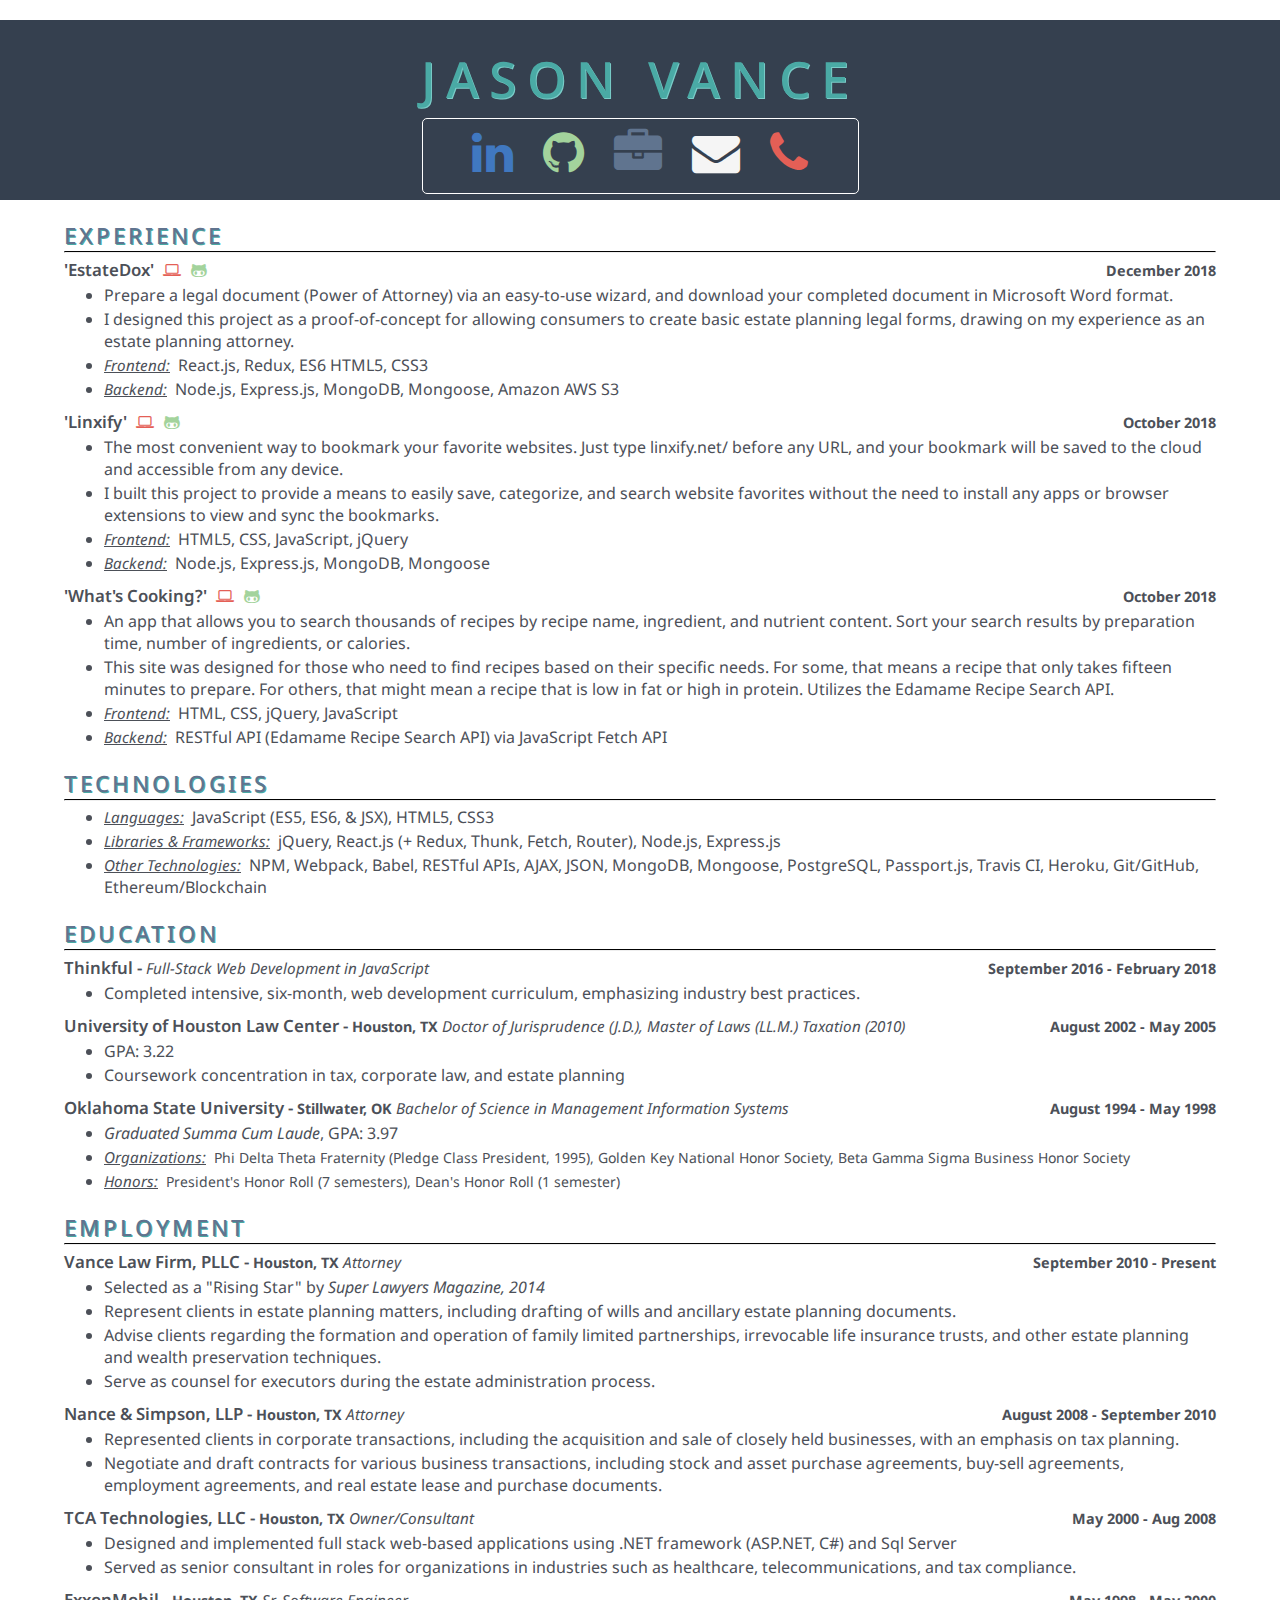
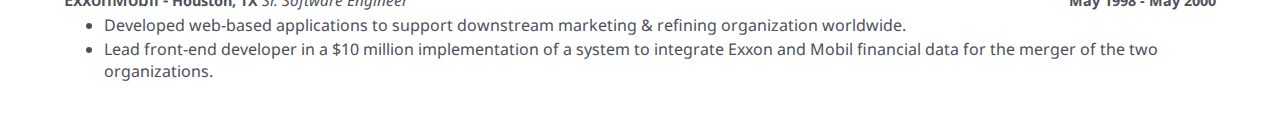
<file: jv-resume.html>
<!DOCTYPE html>
<html lang="en">

<head>
	<meta charset="UTF-8">
	<title>Jason Vance's Resume</title>
	<link rel="stylesheet" type="text/css" href="css/normalize.css">
	<link rel="stylesheet" type="text/css" href="css/resume-style.css">
	<link rel="stylesheet" type="text/css" href="https://fonts.googleapis.com/css?family=Source+Sans+Pro|Open+Sans|Droid+Sans:600,500,400,300,200,100">
	<link href="https://maxcdn.bootstrapcdn.com/font-awesome/4.5.0/css/font-awesome.min.css" rel="stylesheet">
</head>

<body>
	<header>
		<div class='top-row'>
			<h1>JASON VANCE</h1>
		</div>
		<div class='bot-row'>
			<a href='https://www.linkedin.com/in/jbvance'><h4 class='linkedin fa fa-linkedin fa-3x'></h4></a><a href='https://github.com/jbvance'><h4 class='github fa fa-github fa-3x'></h4></a><a href='http://www.jasonvance.net'><h4 class='briefcase fa fa-briefcase fa-3x'></h4></a><a href='mailto:jbvance@gmail.com'><h4 class='envelope fa fa-envelope fa-3x'></h4></a><a href='tel:713-269-7479'><h4 class='phone fa fa-phone fa-3x'></h4></a>
		</div>
	</header>
	<div class='main'>
		<section>
			<h2>EXPERIENCE</h2>
			<hr class='hr-section'>
			<div class='content'>
				<h3 class='titles'><a href='https://estatedox.netlify.com'>'EstateDox'&nbsp;</a><a href='https://estatedox.netlify.com'><h4 class='dt fa fa-laptop fa-1x'></h4></a><a href='https://github.com/jbvance/thinkful-react-capstone-client'><h4 class='gh fa fa-github-alt fa-1x'></h4></a></h3><h5 class='dates'>December 2018</h5>
				<ul>
					<li>Prepare a legal document (Power of Attorney) via an easy-to-use wizard, and download your completed document in Microsoft Word format.</li>
					<li>I designed this project as a proof-of-concept for allowing consumers to create basic estate planning legal forms, drawing on my experience as an estate planning attorney.</li>
					<li><h4 class='position' style='text-decoration:underline;'>Frontend:</h4> &nbsp;React.js, Redux, ES6 HTML5, CSS3</li>
					<li><h4 class='position' style='text-decoration:underline;'>Backend:</h4> &nbsp;Node.js, Express.js, MongoDB, Mongoose, Amazon AWS S3</li>
				</ul>
				<h3 class='titles'><a href='https://linxify.net'>'Linxify'&nbsp;</a><a href='https://linxify.net'><h4 class='dt fa fa-laptop fa-1x'></h4></a><a href='https://github.com/jbvance/link-saver'><h4 class='gh fa fa-github-alt fa-1x'></h4></a></h3><h5 class='dates'>October 2018</h5>
				<ul>
					<li>The most convenient way to bookmark your favorite websites. Just type linxify.net/ before any URL, and your bookmark will be saved to the cloud
                        and accessible from any device.
                    </li>
					<li>I built this project to provide a means to easily save, categorize, and search website favorites without the need to install any apps or browser extensions to view and sync the bookmarks.</li>
					<li><h4 class='position' style='text-decoration:underline;'>Frontend:</h4> &nbsp;HTML5, CSS, JavaScript, jQuery</li>
					<li><h4 class='position' style='text-decoration:underline;'>Backend:</h4> &nbsp;Node.js, Express.js, MongoDB, Mongoose</li>					
				</ul>
				<h3 class='titles'><a href='http://jasonvance.net/whats-cooking/'>'What's Cooking?'​&nbsp;</a><a href='http://jasonvance.net/whats-cooking/'><h4 class='dt fa fa-laptop fa-1x'></h4></a><a href='https://github.com/jbvance/whats-cooking'><h4 class='gh fa fa-github-alt fa-1x'></h4></a></h3><h5 class='dates'>October 2018</h5>
				<ul>
					<li>An app that allows you to search thousands of recipes by recipe name, ingredient, and nutrient content.
                        Sort your search results by preparation time, number of ingredients, or calories.
                    </li>
					<li>This site was designed for those who need to find recipes based on their specific needs. For some, that means a recipe that only takes fifteen minutes to prepare.
                        For others, that might mean a recipe that is low in fat or high in protein. Utilizes the Edamame Recipe Search API.
                    </li>
					<li><h4 class='position' style='text-decoration:underline;'>Frontend:</h4> &nbsp;HTML, CSS, jQuery, JavaScript</li>
					<li><h4 class='position' style='text-decoration:underline;'>Backend:</h4> &nbsp;RESTful API (Edamame Recipe Search API) via JavaScript Fetch API</li>
				</ul>
			</div>
		</section>

		<section>
			<h2>TECHNOLOGIES</h2>
			<hr class='hr-section'>
			<div class='content'>
				<ul>
					<li><h4 class='position' style='text-decoration:underline;'>Languages:</h4> &nbsp;JavaScript (ES5, ES6, &amp; JSX), HTML5, CSS3</li>
					<li><h4 class='position' style='text-decoration:underline;'>Libraries &amp; Frameworks:</h4> &nbsp;jQuery, React.js (+ Redux, Thunk, Fetch, Router), Node.js, Express.js</li>
					<li><h4 class='position' style='text-decoration:underline;'>Other Technologies:</h4> &nbsp;NPM, Webpack, Babel, RESTful APIs, AJAX, JSON, MongoDB, Mongoose, PostgreSQL, Passport.js, Travis CI, Heroku, Git/GitHub, Ethereum/Blockchain</li>
				</ul>
			</div>
		</section>

		<section>
			<h2>EDUCATION</h2>
			<hr class='hr-section'>
			<div class='content'>
				<div class='titles'><h3 class='name'><a href="https://www.thinkful.com/">Thinkful -&nbsp;</a></h3><h4 class='position'>Full-Stack Web Development in JavaScript</h4></div><h5 class='dates'>September 2016 - February 2018</h5>
				<ul>
					<li>Completed intensive, six-month, web development curriculum, emphasizing industry best practices.</li>
				</ul>
				

				<div class='titles'><h3 class='name'><a href='https://www.law.uh.edu/'>University of Houston Law Center -&nbsp;</a></h3><h5 class='location'>Houston, TX&nbsp;</h5><h4 class='position'>Doctor of Jurisprudence (J.D.), Master of Laws (LL.M.) Taxation (2010)</h4></div><h5 class='dates'>August 2002 - May 2005</h5>
				<ul>
                    <li>GPA: 3.22</li>
					<li>Coursework concentration in tax, corporate law, and estate planning</li>
                </ul>
                
                <div class='titles'><h3 class='name'><a href='https://www.okstate.edu/'>Oklahoma State University -&nbsp;</a></h3><h5 class='location'>Stillwater, OK&nbsp;</h5><h4 class='position'>Bachelor of Science in Management Information Systems</h4></div><h5 class='dates'>August 1994 - May 1998</h5>
				<ul>
                    <li><em>Graduated Summa Cum Laude</em>, GPA: 3.97</li>
					<li><h4 class='position' style='text-decoration:underline;'>Organizations:</h4><span class='research'> &nbsp;Phi Delta Theta Fraternity (Pledge Class President, 1995), Golden Key National Honor Society, Beta Gamma Sigma Business Honor Society</li>
					<li><h4 class='position' style='text-decoration:underline;'>Honors:</h4><span class='research'> &nbsp;President's Honor Roll (7 semesters), Dean's Honor Roll (1 semester)</span></li>
				</ul>
			</div>
		</section>

		<section>
			<h2>EMPLOYMENT</h2>
			<hr class='hr-section'>
			<div class='titles'><h3 class='name'>Vance Law Firm, PLLC -&nbsp;</h3><h5 class='location'>Houston, TX&nbsp;</h5><h4 class='position'>Attorney</h4></div><h5 class='dates'>September 2010 - Present</h5>
				<ul>
                    <li>Selected as a "Rising Star" by <i>Super Lawyers Magazine, 2014</i></li>
					<li>Represent clients in estate planning matters, including drafting of wills and ancillary estate planning documents.</li>
                    <li>Advise clients regarding the formation and operation of family limited partnerships, irrevocable life insurance trusts, and other estate planning and wealth preservation techniques.</li>
                    <li>Serve as counsel for executors during the estate administration process.</li>
				</ul>			
			<div class='titles'><h3 class='name'>Nance & Simpson, LLP -&nbsp;</h3><h5 class='location'>Houston, TX&nbsp;</h5><h4 class='position'>Attorney</h4></div><h5 class='dates'>August 2008 - September 2010</h5>
			<ul>
				<li>Represented clients in corporate transactions, including the acquisition and sale of closely held businesses, with an emphasis on tax planning.</li>
				<li>Negotiate and draft contracts for various business transactions, including stock and asset purchase agreements, buy-sell agreements, employment agreements, and real estate lease and purchase documents.</li>			
			</ul>
			<div class='titles'><h3 class='name'>TCA Technologies, LLC</a> -&nbsp;</h3><h5 class='location'>Houston, TX&nbsp;</h5><h4 class='position'>Owner/Consultant</h4></div><h5 class='dates'>May 2000 - Aug 2008</h5>
			<ul>
				<li>Designed and implemented full stack web-based applications using .NET framework (ASP.NET, C#) and Sql Server</li>
				<li>Served as senior consultant in roles for organizations in industries such as healthcare, telecommunications, and tax compliance.</li>
			</ul>
			<div class='titles'><h3 class='name'>ExxonMobil -&nbsp;</h3><h5 class='location'>Houston, TX&nbsp;</h5><h4 class='position'>Sr. Software Engineer</h4></div><h5 class='dates'>May 1998 - May 2000</h5>
			<ul>
				<li>Developed web-based applications to support downstream marketing & refining organization worldwide.</li>
				<li>Lead front-end developer in a $10 million implementation of a system to integrate Exxon and Mobil financial data for the merger of the two organizations.</li>
			</ul>
		</section>
	</div>
</body>

</html>
</file>
<file: css/resume-style.css>
body {
	-webkit-font-smoothing: antialiased;
	font-family:'Droid Sans', 'Open Sans', sans-serif;
	margin-top: 20px;
	margin-bottom: 50px;
	height: 100%;
}

header {
	margin-bottom: 20px;
	background-color: #35404F;
	width: 100%;
	height: 180px;
}

.main {
	width: 90%;
	margin: 0 auto;
}

section {
	margin-bottom: 20px;
}

h1 {
	padding-top: 25px;
	margin-top: 0;
	margin-bottom: 5px;
	text-align: center;
	color: #4AAAA5;
	text-shadow: 1px 1px #7ACCC8;
	font-weight: 500;
	font-size: 50px;
	letter-spacing: 10px;
}

h2 {
	margin-top: 0;
	margin-bottom: 0;
	color: #60748F;
	text-shadow: 1px 1px #4AAAA5;
	font-weight: 500;
	font-size: 1.4em;
	letter-spacing: 3px;
}

h3 {
	margin-top: 0;
	margin-bottom: 3px;
	font-weight: 600;
	font-size: 1.05em;
	color: #4c5058;
}

h4 {
	margin-top: 0;
	margin-bottom: 0;
	font-weight: 200;
	font-size: 1em;
	color: #4c5058;
}

h5 {
	margin-top: 0;
	margin-bottom: 0;
	color: #4c5058;
	font-size: 0.9em;
}
ul {
	margin-top: 0;
	margin-bottom: 10px;
}
li {
	color: #4c5058;
	margin-bottom: 2px;
}

a {
	color: inherit;
	text-decoration: none;
}

a:hover {
	cursor: pointer;
	color: #A0A0A9;
}

.hr-section {
	margin-top: 0;
	margin-bottom: 5px;
	border-top-color: #4c5058;
}

.content {
	width: 100%;
}

.titles {
	width: 75%;
	text-align: left;
	display: inline-block;
}

.name {
	display: inline-block;
}

.location {
	display: inline-block;
}

.position {
	display: inline-block;
	font-size: 0.95em;
	font-style: italic;
	font-weight: 400;
}

.dates {
	width: 25%;
	text-align: right;
	display: inline-block;
}

.bot-row {
	text-align: center;
	border-radius: 5px;
	padding-bottom: 10px;
	padding-top: 10px;
	width: 435px;
	margin: 0 auto;
	border: 1px solid #FFFFFF;
}

.fa {
	text-align: center;
	display: inline-block;
	margin-left: 15px;
	margin-right: 15px;
}

.envelope {
	color: #F5F5F5;
}

.fa-linkedin {
	padding-bottom: 6px;
}

a:hover > .fa {
	color: #A0A0A9;
	cursor: pointer;
}

.linkedin {
    color: #4078C0;
}

.github, .gh {
    color: #A3D39C;
}

.phone, .dt {
	color: #E45F56;
}

.briefcase {
	color: #60748F;
}

.angellist {
	color: #FF7F50; 
}

.gh, .dt {
	margin-left: 5px;
	margin-right: 5px;
	display: inline-block;
	text-align: left;
}

.research {
	font-size: 14px;
}
</file>
